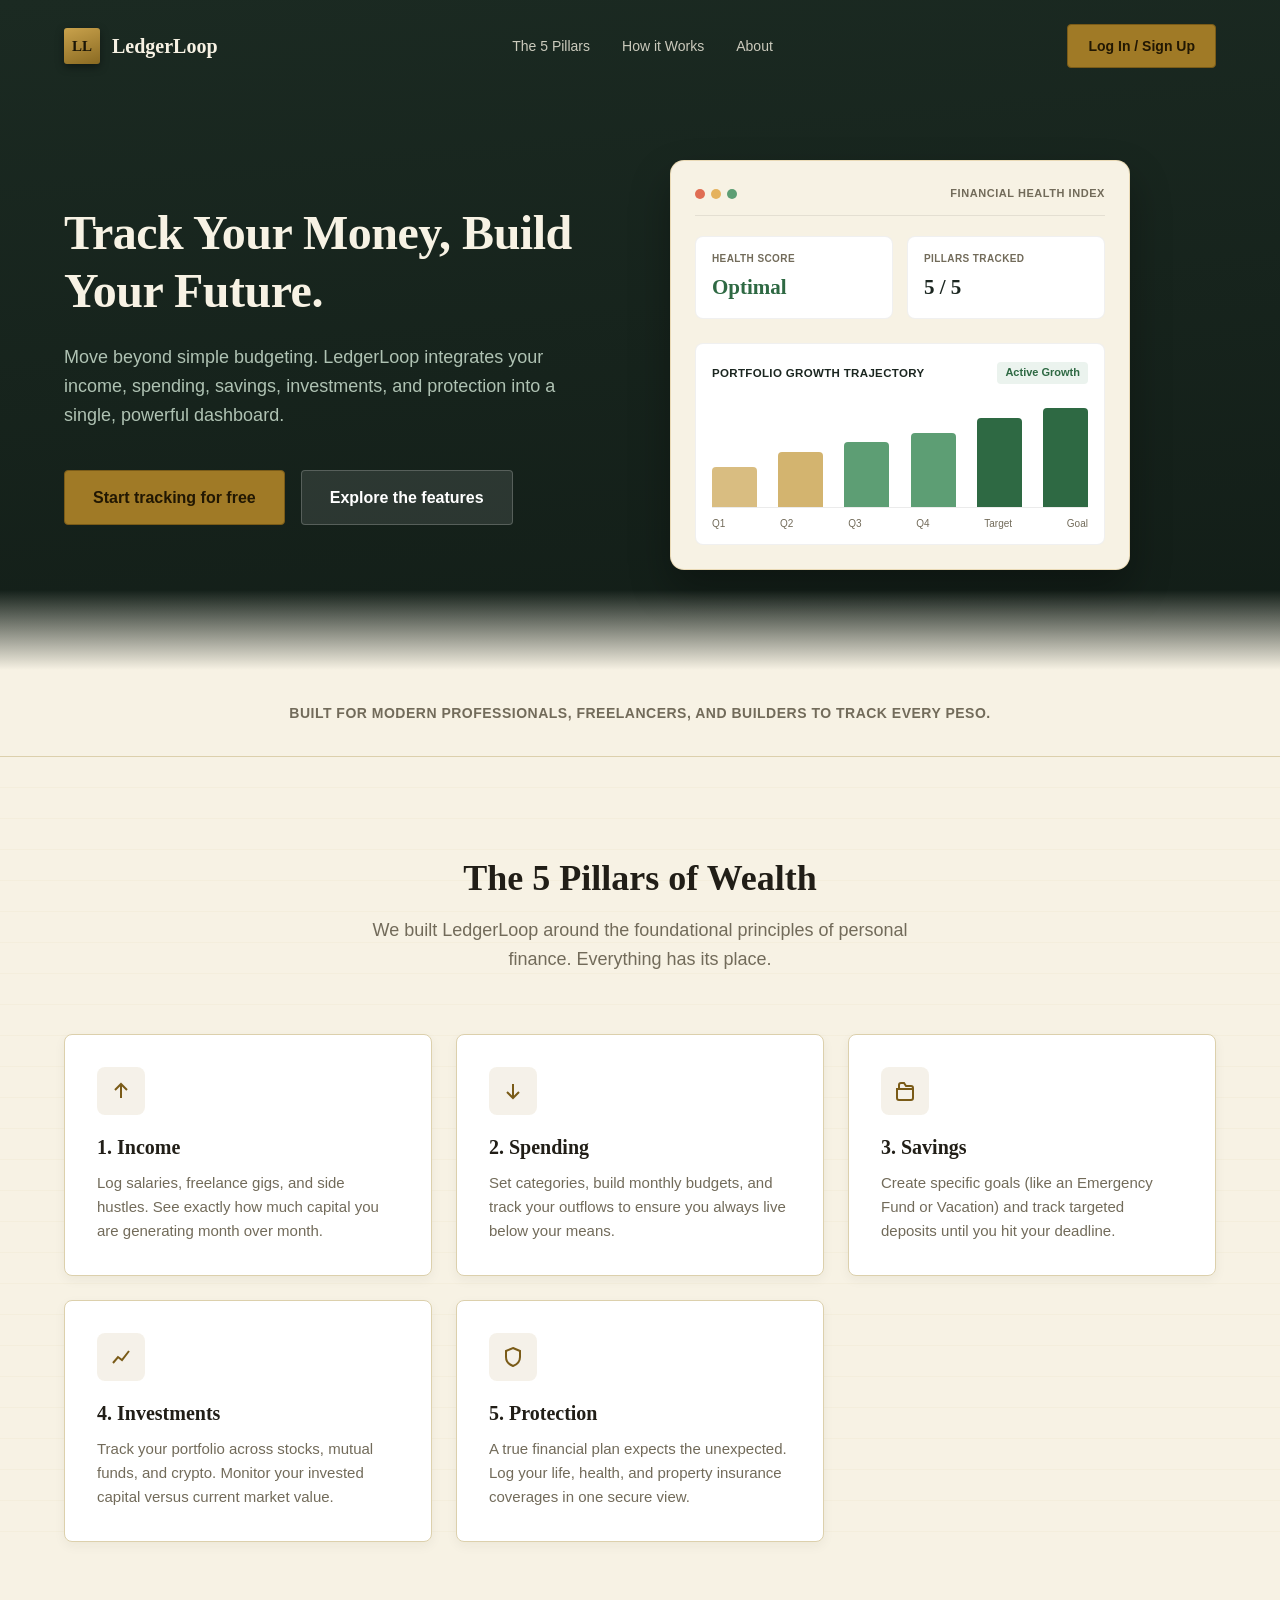
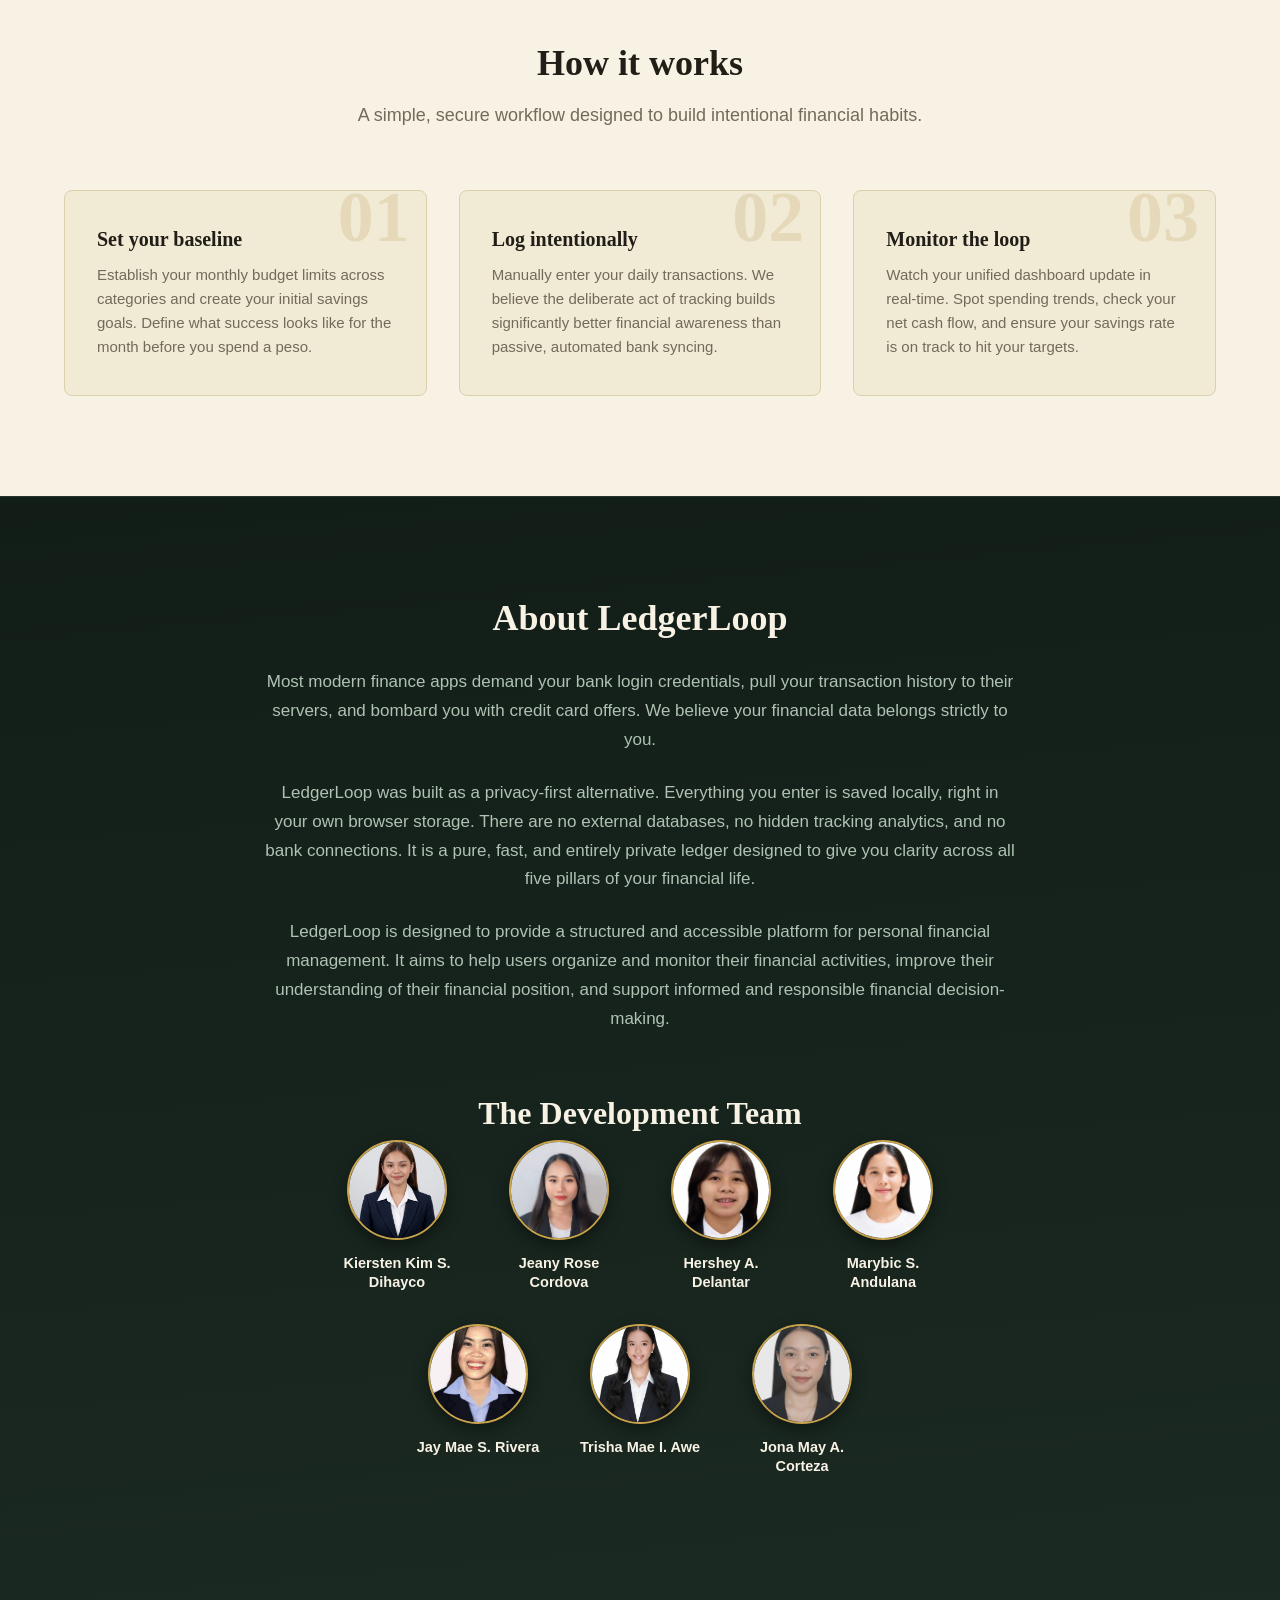
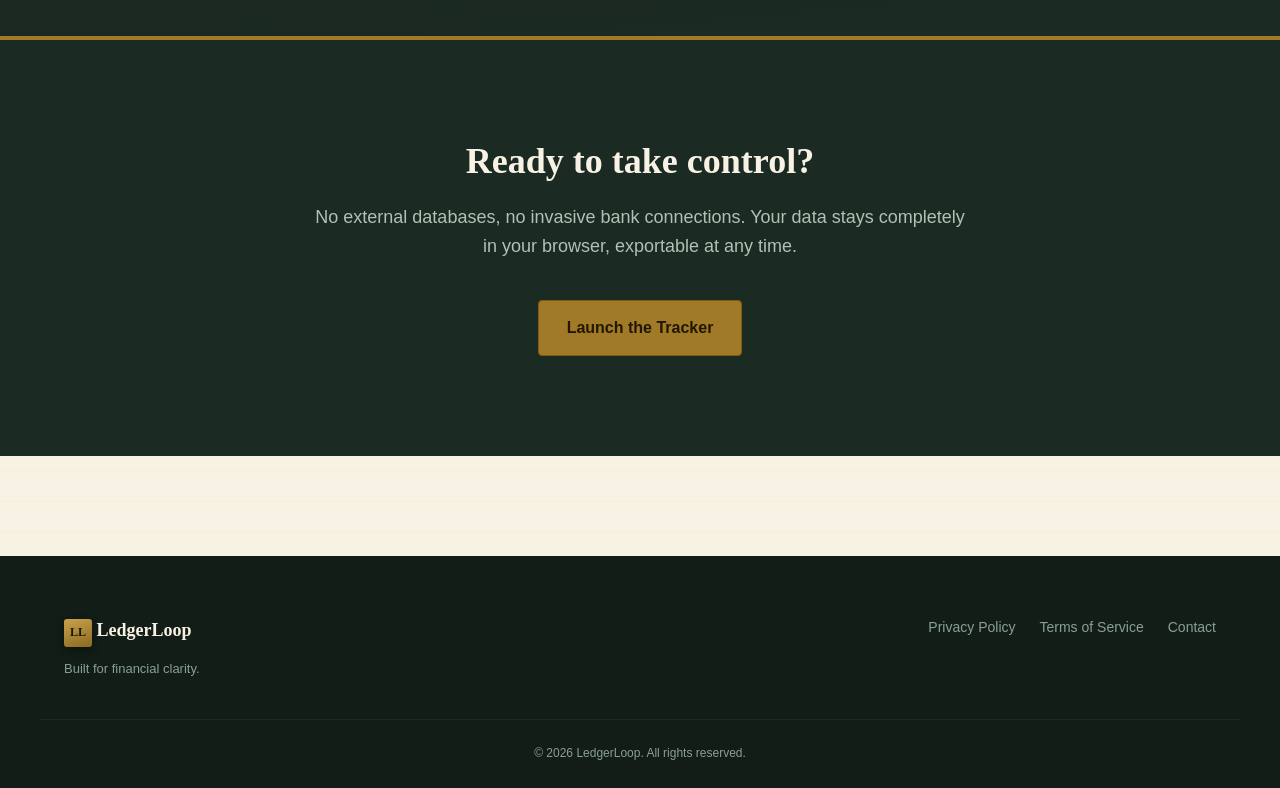
<file: index.html>
<!DOCTYPE html>
<html lang="en">
<head>
  <meta charset="UTF-8">
  <meta name="viewport" content="width=device-width, initial-scale=1.0">
  <title>LedgerLoop — Master Your Financial Pillars</title>
  <link rel="stylesheet" href="landing.css">
</head>
<body>

  <!-- ================= NAVIGATION ================= -->
<!-- ================= NAVIGATION ================= -->
  <header class="navbar">
    <div class="container nav-container">
      <div class="brand">
        <div class="mark">LL</div>
        <span class="brand-text">LedgerLoop</span>
      </div>
      
      <!-- Hamburger Menu Button (Mobile Only) -->
      <button class="mobile-toggle" id="mobile-toggle" aria-label="Toggle Menu">
        <svg viewBox="0 0 24 24" width="28" height="28" stroke="currentColor" stroke-width="2" fill="none" stroke-linecap="round" stroke-linejoin="round"><line x1="3" y1="12" x2="21" y2="12"></line><line x1="3" y1="6" x2="21" y2="6"></line><line x1="3" y1="18" x2="21" y2="18"></line></svg>
      </button>

      <nav class="nav-links" id="nav-links">
        <a href="#features">The 5 Pillars</a>
        <a href="#how-it-works">How it Works</a>
        <a href="#about">About</a>
        <a href="app.html" class="btn primary mobile-only">Launch App</a>
      </nav>
      
      <div class="nav-actions desktop-only">
        <a href="login.html" class="btn primary">Log In / Sign Up</a>
      </div>
    </div>
  </header>

  <main>
    <!-- ================= HERO SECTION ================= -->
    <section class="hero">
      <div class="container hero-container">
        <div class="hero-content">
          <h1>Track Your Money, Build Your Future.</h1>
          <p class="hero-sub">
            Move beyond simple budgeting. LedgerLoop integrates your income, spending, savings, investments, and protection into a single, powerful dashboard.
          </p>
          <div class="hero-buttons">
            <a href="app.html" class="btn primary large">Start tracking for free</a>
            <a href="#features" class="btn secondary large">Explore the features</a>
          </div>
        </div>
      <div class="hero-visual" style="transform: none !important;">
          <div style="background: #F7F2E4; border-radius: 14px; padding: 24px; color: #1B2620; width: 100%; max-width: 460px; box-shadow: 0 20px 40px rgba(0,0,0,0.3); border: 1px solid rgba(201,162,76,0.3); font-family: var(--sans, sans-serif);">
            
            <!-- Window Header -->
            <div style="display: flex; align-items: center; justify-content: space-between; margin-bottom: 20px; border-bottom: 1px solid rgba(0,0,0,0.08); padding-bottom: 12px;">
              <div style="display: flex; gap: 6px;">
                <span style="width: 10px; height: 10px; border-radius: 50%; background: #E06D53; display: inline-block;"></span>
                <span style="width: 10px; height: 10px; border-radius: 50%; background: #E5B25D; display: inline-block;"></span>
                <span style="width: 10px; height: 10px; border-radius: 50%; background: #5D9E74; display: inline-block;"></span>
              </div>
              <span style="font-size: 11px; font-weight: 600; letter-spacing: 0.05em; text-transform: uppercase; color: #726B5A;">Financial Health Index</span>
            </div>

            <!-- Top Indicator Cards (Ratios & Health instead of cash) -->
            <div style="display: grid; grid-template-columns: 1fr 1fr; gap: 14px; margin-bottom: 24px;">
              <div style="background: #FFFFFF; padding: 14px 16px; border-radius: 8px; border: 1px solid rgba(0,0,0,0.06);">
                <div style="font-size: 10px; font-weight: 600; color: #726B5A; text-transform: uppercase; letter-spacing: 0.04em; margin-bottom: 4px;">Health Score</div>
                <div style="font-family: var(--serif, serif); font-size: 21px; font-weight: bold; color: #2E6943;">Optimal</div>
              </div>
              <div style="background: #FFFFFF; padding: 14px 16px; border-radius: 8px; border: 1px solid rgba(0,0,0,0.06);">
                <div style="font-size: 10px; font-weight: 600; color: #726B5A; text-transform: uppercase; letter-spacing: 0.04em; margin-bottom: 4px;">Pillars Tracked</div>
                <div style="font-family: var(--serif, serif); font-size: 21px; font-weight: bold; color: #1B2620;">5 / 5</div>
              </div>
            </div>

            <!-- Rising Progress / Allocation Chart -->
            <div style="background: #FFFFFF; border-radius: 8px; padding: 18px 16px 12px 16px; border: 1px solid rgba(0,0,0,0.06);">
              <div style="display: flex; justify-content: space-between; align-items: center; margin-bottom: 14px;">
                <span style="font-size: 11.5px; font-weight: 600; color: #1B2620; text-transform: uppercase; letter-spacing: 0.03em;">Portfolio Growth Trajectory</span>
                <span style="font-size: 11px; font-weight: 600; color: #2E6943; background: rgba(93,158,116,0.12); padding: 2px 8px; border-radius: 4px;">Active Growth</span>
              </div>
              
              <!-- Rising bar graph without monetary currency -->
              <div style="display: flex; align-items: flex-end; justify-content: space-between; height: 110px; padding-top: 10px; border-bottom: 1px solid rgba(0,0,0,0.08);">
                <div style="width: 12%; background: #C9A24C; height: 40%; border-radius: 4px 4px 0 0; opacity: 0.7;"></div>
                <div style="width: 12%; background: #C9A24C; height: 55%; border-radius: 4px 4px 0 0; opacity: 0.8;"></div>
                <div style="width: 12%; background: #5D9E74; height: 65%; border-radius: 4px 4px 0 0;"></div>
                <div style="width: 12%; background: #5D9E74; height: 75%; border-radius: 4px 4px 0 0;"></div>
                <div style="width: 12%; background: #2E6943; height: 90%; border-radius: 4px 4px 0 0;"></div>
                <div style="width: 12%; background: #2E6943; height: 100%; border-radius: 4px 4px 0 0;"></div>
              </div>

              <!-- General timeline labels -->
              <div style="display: flex; justify-content: space-between; margin-top: 8px; font-size: 10px; color: #726B5A; font-weight: 500;">
                <span>Q1</span><span>Q2</span><span>Q3</span><span>Q4</span><span>Target</span><span>Goal</span>
              </div>
            </div>

          </div>
        </div>
      </div>
    </section>

    <!-- ================= SOCIAL PROOF ================= -->
    <section class="trusted-by">
      <div class="container">
        <p>Built for modern professionals, freelancers, and builders to track every peso.</p>
      </div>
    </section>

    <!-- ================= THE 5 PILLARS ================= -->
    <section class="features" id="features">
      <div class="container">
        <div class="section-head">
          <h2>The 5 Pillars of Wealth</h2>
          <p>We built LedgerLoop around the foundational principles of personal finance. Everything has its place.</p>
        </div>

        <div class="pillar-grid">
          <!-- Pillar 1 -->
          <div class="pillar-card">
            <div class="pillar-icon">
              <svg viewBox="0 0 24 24" fill="none" stroke="currentColor" stroke-width="2"><path d="M12 19V5M6 11l6-6 6 6"/></svg>
            </div>
            <h3>1. Income</h3>
            <p>Log salaries, freelance gigs, and side hustles. See exactly how much capital you are generating month over month.</p>
          </div>
          <!-- Pillar 2 -->
          <div class="pillar-card">
            <div class="pillar-icon">
              <svg viewBox="0 0 24 24" fill="none" stroke="currentColor" stroke-width="2"><path d="M12 5v14M6 13l6 6 6-6"/></svg>
            </div>
            <h3>2. Spending</h3>
            <p>Set categories, build monthly budgets, and track your outflows to ensure you always live below your means.</p>
          </div>
          <!-- Pillar 3 -->
          <div class="pillar-card">
            <div class="pillar-icon">
              <svg viewBox="0 0 24 24" fill="none" stroke="currentColor" stroke-width="2"><path d="M3 10h18M6 10V6a2 2 0 0 1 2-2h3l2 3h5a2 2 0 0 1 2 2v10a2 2 0 0 1-2 2H6a2 2 0 0 1-2-2v-9z"/></svg>
            </div>
            <h3>3. Savings</h3>
            <p>Create specific goals (like an Emergency Fund or Vacation) and track targeted deposits until you hit your deadline.</p>
          </div>
          <!-- Pillar 4 -->
          <div class="pillar-card">
            <div class="pillar-icon">
              <svg viewBox="0 0 24 24" fill="none" stroke="currentColor" stroke-width="2"><path d="M4 18l5-6 4 3 7-9"/></svg>
            </div>
            <h3>4. Investments</h3>
            <p>Track your portfolio across stocks, mutual funds, and crypto. Monitor your invested capital versus current market value.</p>
          </div>
          <!-- Pillar 5 -->
          <div class="pillar-card">
            <div class="pillar-icon">
              <svg viewBox="0 0 24 24" fill="none" stroke="currentColor" stroke-width="2"><path d="M12 3l7 3v6c0 4.5-3 7.5-7 9-4-1.5-7-4.5-7-9V6l7-3z"/></svg>
            </div>
            <h3>5. Protection</h3>
            <p>A true financial plan expects the unexpected. Log your life, health, and property insurance coverages in one secure view.</p>
          </div>
        </div>
      </div>
      

      <!-- ================= HOW IT WORKS ================= -->
    <section class="how-it-works" id="how-it-works">
      <div class="container">
        <div class="section-head">
          <h2>How it works</h2>
          <p>A simple, secure workflow designed to build intentional financial habits.</p>
        </div>
        <div class="steps-grid">
          <div class="step-card">
            <div class="step-num">01</div>
            <h3>Set your baseline</h3>
            <p>Establish your monthly budget limits across categories and create your initial savings goals. Define what success looks like for the month before you spend a peso.</p>
          </div>
          <div class="step-card">
            <div class="step-num">02</div>
            <h3>Log intentionally</h3>
            <p>Manually enter your daily transactions. We believe the deliberate act of tracking builds significantly better financial awareness than passive, automated bank syncing.</p>
          </div>
          <div class="step-card">
            <div class="step-num">03</div>
            <h3>Monitor the loop</h3>
            <p>Watch your unified dashboard update in real-time. Spot spending trends, check your net cash flow, and ensure your savings rate is on track to hit your targets.</p>
          </div>
        </div>
      </div>
    </section>

    <!-- ================= ABOUT ================= -->
    <section class="about" id="about">
      <div class="container about-container">
        <div class="about-content">
          <h2>About LedgerLoop</h2>
          <p>Most modern finance apps demand your bank login credentials, pull your transaction history to their servers, and bombard you with credit card offers. We believe your financial data belongs strictly to you.</p>
          <p>LedgerLoop was built as a privacy-first alternative. Everything you enter is saved locally, right in your own browser storage. There are no external databases, no hidden tracking analytics, and no bank connections. It is a pure, fast, and entirely private ledger designed to give you clarity across all five pillars of your financial life.</p>
          <p>LedgerLoop is designed to provide a structured and accessible platform for personal financial management. It aims to help users organize and monitor their financial activities, improve their understanding of their financial position, and support informed and responsible financial decision-making.</p>
        </div>
      </div>
      <!-- About Section Team Showcase -->

<div style="max-width: 900px; margin: 60px auto; padding: 0 24px; text-align: center;">
    <h3 style="font-family: var(--serif); font-size: 32px; margin-bottom: 8px; color: #F7F2E4;">The Development Team</h3>
    
    
    <!-- Top Row: Members 1 to 4 -->
    <div style="display: flex; flex-wrap: wrap; justify-content: center; gap: 32px; margin-bottom: 32px;">
      
      <!-- Member 1 -->
      <div style="display: flex; flex-direction: column; align-items: center; width: 130px;">
        <div style="width: 100px; height: 100px; border-radius: 50%; overflow: hidden; display: flex; align-items: center; justify-content: center; background: #1b2620; border: 2px solid #C9A24C; margin-bottom: 14px; box-shadow: 0 6px 16px rgba(0,0,0,0.4);">
          <img src="image1.jpg" alt="Member 1" style="width: 100px; height: 100px; object-fit: cover;" onerror="this.style.display='none'; this.parentNode.textContent='M1';">
        </div>
        <div style="font-size: 14.5px; font-weight: 600; color: #F7F2E4; line-height: 1.3;">Kiersten Kim S. Dihayco</div>
       
      </div>

      <!-- Member 2 -->
      <div style="display: flex; flex-direction: column; align-items: center; width: 130px;">
        <div style="width: 100px; height: 100px; border-radius: 50%; overflow: hidden; display: flex; align-items: center; justify-content: center; background: #1b2620; border: 2px solid #C9A24C; margin-bottom: 14px; box-shadow: 0 6px 16px rgba(0,0,0,0.4);">
          <img src="image2.jpg" alt="Member 2" style="width: 100px; height: 100px; object-fit: cover;" onerror="this.style.display='none'; this.parentNode.textContent='M2';">
        </div>
        <div style="font-size: 14.5px; font-weight: 600; color: #F7F2E4; line-height: 1.3;">Jeany Rose Cordova</div>
        
      </div>

      <!-- Member 3 -->
      <div style="display: flex; flex-direction: column; align-items: center; width: 130px;">
        <div style="width: 100px; height: 100px; border-radius: 50%; overflow: hidden; display: flex; align-items: center; justify-content: center; background: #1b2620; border: 2px solid #C9A24C; margin-bottom: 14px; box-shadow: 0 6px 16px rgba(0,0,0,0.4);">
          <img src="image3.jpg" alt="Member 3" style="width: 100px; height: 100px; object-fit: cover;" onerror="this.style.display='none'; this.parentNode.textContent='M3';">
        </div>
        <div style="font-size: 14.5px; font-weight: 600; color: #F7F2E4; line-height: 1.3;">Hershey A. Delantar</div>
        
      </div>

      <!-- Member 4 -->
      <div style="display: flex; flex-direction: column; align-items: center; width: 130px;">
        <div style="width: 100px; height: 100px; border-radius: 50%; overflow: hidden; display: flex; align-items: center; justify-content: center; background: #1b2620; border: 2px solid #C9A24C; margin-bottom: 14px; box-shadow: 0 6px 16px rgba(0,0,0,0.4);">
          <img src="image4.jpg" alt="Member 4" style="width: 100px; height: 100px; object-fit: cover;" onerror="this.style.display='none'; this.parentNode.textContent='M4';">
        </div>
        <div style="font-size: 14.5px; font-weight: 600; color: #F7F2E4; line-height: 1.3;">Marybic S. Andulana</div>
        
      </div>

    </div>

    <!-- Bottom Row: Members 5 to 7 -->
    <div style="display: flex; flex-wrap: wrap; justify-content: center; gap: 32px;">
      
      <!-- Member 5 -->
      <div style="display: flex; flex-direction: column; align-items: center; width: 130px;">
        <div style="width: 100px; height: 100px; border-radius: 50%; overflow: hidden; display: flex; align-items: center; justify-content: center; background: #1b2620; border: 2px solid #C9A24C; margin-bottom: 14px; box-shadow: 0 6px 16px rgba(0,0,0,0.4);">
          <img src="image5.jpg" alt="Member 5" style="width: 100px; height: 100px; object-fit: cover;" onerror="this.style.display='none'; this.parentNode.textContent='M5';">
        </div>
        <div style="font-size: 14.5px; font-weight: 600; color: #F7F2E4; line-height: 1.3;">Jay Mae S. Rivera</div>
        
      </div>

      <!-- Member 6 -->
      <div style="display: flex; flex-direction: column; align-items: center; width: 130px;">
        <div style="width: 100px; height: 100px; border-radius: 50%; overflow: hidden; display: flex; align-items: center; justify-content: center; background: #1b2620; border: 2px solid #C9A24C; margin-bottom: 14px; box-shadow: 0 6px 16px rgba(0,0,0,0.4);">
          <img src="image6.jpg" alt="Member 6" style="width: 100px; height: 100px; object-fit: cover;" onerror="this.style.display='none'; this.parentNode.textContent='M6';">
        </div>
        <div style="font-size: 14.5px; font-weight: 600; color: #F7F2E4; line-height: 1.3;">Trisha Mae I. Awe</div>
        
      </div>

      <!-- Member 7 -->
      <div style="display: flex; flex-direction: column; align-items: center; width: 130px;">
        <div style="width: 100px; height: 100px; border-radius: 50%; overflow: hidden; display: flex; align-items: center; justify-content: center; background: #1b2620; border: 2px solid #C9A24C; margin-bottom: 14px; box-shadow: 0 6px 16px rgba(0,0,0,0.4);">
          <img src="image7.jpg" alt="Member 7" style="width: 100px; height: 100px; object-fit: cover;" onerror="this.style.display='none'; this.parentNode.textContent='M7';">
        </div>
        <div style="font-size: 14.5px; font-weight: 600; color: #F7F2E4; line-height: 1.3;">Jona May A. Corteza</div>
  
      </div>

    </div>
  </div>
      
    </section>

    <!-- ================= CTA SECTION ================= -->
    <section class="cta-section">
      <div class="container cta-container">
        <h2>Ready to take control?</h2>
        <p>No external databases, no invasive bank connections. Your data stays completely in your browser, exportable at any time.</p>
        <a href="app.html" class="btn primary large">Launch the Tracker</a>
      </div>
    </section>
  </main>

  <!-- ================= FOOTER ================= -->
  <footer>
    <div class="container footer-container">
      <div class="footer-brand">
        <div class="mark small">LL</div>
        <span class="brand-text">LedgerLoop</span>
        <p class="footer-note">Built for financial clarity.</p>
      </div>
      <div class="footer-links">
        <a href="#">Privacy Policy</a>
        <a href="#">Terms of Service</a>
        <a href="#">Contact</a>
      </div>
    </div>
    <div class="container footer-bottom">
      <p>&copy; 2026 LedgerLoop. All rights reserved.</p>
    </div>
  </footer>

<script>
    // Mobile menu toggle
    const toggle = document.getElementById('mobile-toggle');
    const nav = document.getElementById('nav-links');
    
    toggle.addEventListener('click', () => {
      nav.classList.toggle('active');
    });
    
    // Close mobile menu when a link is clicked
    nav.querySelectorAll('a').forEach(link => {
      link.addEventListener('click', () => {
        nav.classList.remove('active');
      });
    });
  </script>
 <script>
    document.addEventListener("DOMContentLoaded", () => {
      // 1. Check if a user is currently logged in
      const sessionUser = localStorage.getItem("ledgerloop_session");

      if (sessionUser) {
        // 2. Change the main hero headline to welcome the user
        const mainTitle = document.querySelector("h1");
        if (mainTitle) {
          mainTitle.innerHTML = `Welcome back, <span style="color: #C9A24C;">${sessionUser}</span>!`;
          
          const subText = mainTitle.nextElementSibling;
          if (subText && subText.tagName === "P") {
            subText.textContent = "Your financial dashboard is ready. Continue tracking your income, spending, savings, investments, and protection.";
          }
        }

        // 3. Update login links and inject a Logout button
        const loginLinks = document.querySelectorAll('a[href="login.html"]');
        loginLinks.forEach(link => {
          link.href = "app.html";
          
          if (link.textContent.includes("Log In") || link.textContent.includes("Sign Up")) {
            link.textContent = "Go to Dashboard";
            
            // Create the Logout button
            const logoutBtn = document.createElement("a");
            logoutBtn.href = "#";
            logoutBtn.textContent = "Log Out";
            logoutBtn.className = link.className; // Copy existing button classes
            
            // Apply secondary styling so it doesn't clash with the main button
            logoutBtn.style.background = "transparent";
            logoutBtn.style.color = "#F7F2E4";
            logoutBtn.style.border = "1px solid rgba(255,255,255,0.2)";
            logoutBtn.style.marginLeft = "12px";
            
            // Log out logic
            logoutBtn.addEventListener("click", (e) => {
              e.preventDefault();
              localStorage.removeItem("ledgerloop_session");
              window.location.reload(); // Refresh to reset the homepage
            });

            // Insert it right next to the Go to Dashboard button
            link.parentNode.insertBefore(logoutBtn, link.nextSibling);
            
          } else if (link.textContent.includes("Start tracking")) {
            link.textContent = "Open Dashboard";
          }
        });
      }
    });
  </script>
</body>
</html>
</file>
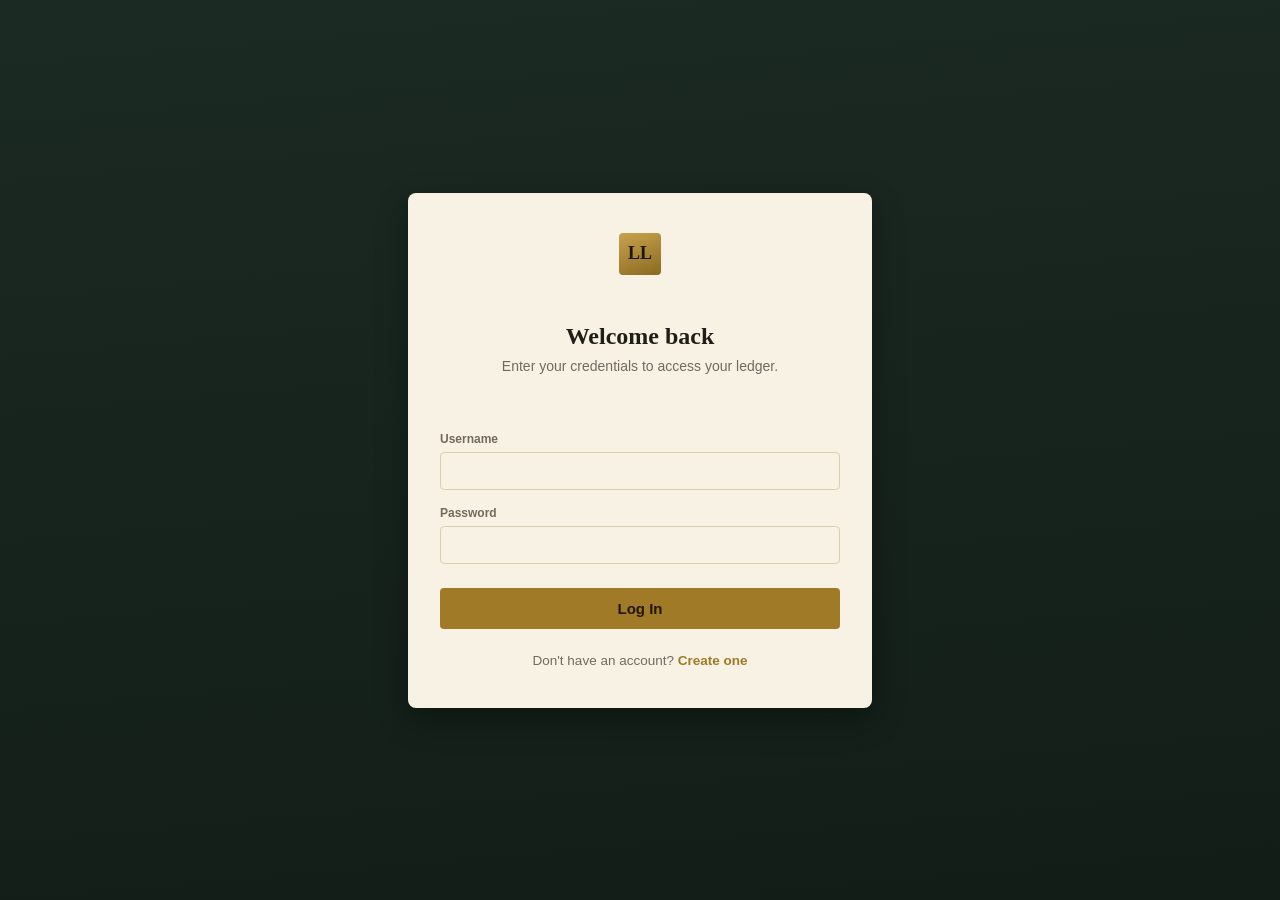
<file: login.html>
<!DOCTYPE html>
<html lang="en">
<head>
  <meta charset="UTF-8">
  <meta name="viewport" content="width=device-width, initial-scale=1.0">
  <title>Log in — LedgerLoop</title>
  <style>
    :root {
      --desk: #1B2A22; --desk-2: #121D17; --paper: #F7F2E4; --paper-2: #F1EAD5;
      --ink: #211E17; --ink-soft: #726B5A; --rule: #DCD0AC; --brass: #A07A26;
      --sans: -apple-system, BlinkMacSystemFont, "Segoe UI", Roboto, sans-serif;
      --serif: Georgia, serif;
    }
    body { margin: 0; padding: 0; font-family: var(--sans); background: linear-gradient(175deg, var(--desk) 0%, var(--desk-2) 100%); color: #F7F2E4; display: flex; align-items: center; justify-content: center; min-height: 100vh; }
    .auth-card { background: var(--paper); color: var(--ink); width: 100%; max-width: 400px; border-radius: 8px; padding: 40px 32px; box-shadow: 0 12px 32px rgba(0,0,0,0.3); }
    .brand { text-align: center; margin-bottom: 32px; }
    .mark { display: inline-flex; align-items: center; justify-content: center; width: 42px; height: 42px; border-radius: 4px; background: linear-gradient(160deg, #C9A24C, #8A6A22); font-family: var(--serif); font-weight: 700; font-size: 18px; color: #1B1607; margin-bottom: 16px; }
    .auth-card h2 { margin: 0 0 8px 0; font-family: var(--serif); font-size: 24px; text-align: center; }
    .auth-card p.sub { color: var(--ink-soft); font-size: 14px; text-align: center; margin: 0 0 24px 0; }
    .field { display: flex; flex-direction: column; gap: 6px; margin-bottom: 16px; }
    .field label { font-size: 12px; font-weight: 600; color: var(--ink-soft); }
    .field input { padding: 10px 12px; border: 1px solid var(--rule); border-radius: 4px; font-size: 14px; background: var(--paper); color: var(--ink); }
    .field input:focus { outline: 2px solid var(--brass); outline-offset: 1px; border-color: transparent; }
    .btn { width: 100%; padding: 12px; background: var(--brass); color: #211703; border: none; border-radius: 4px; font-size: 15px; font-weight: 600; cursor: pointer; margin-top: 8px; transition: background 0.2s; }
    .btn:hover { background: #B78D33; }
    .toggle-text { text-align: center; margin-top: 24px; font-size: 13.5px; color: var(--ink-soft); }
    .toggle-text a { color: var(--brass); font-weight: 600; text-decoration: none; cursor: pointer; }
    .toggle-text a:hover { text-decoration: underline; }
    .error-msg { color: #D9534F; font-size: 13px; text-align: center; margin-bottom: 16px; min-height: 18px; font-weight: 500; }
    #view-register { display: none; }
  </style>
</head>
<body>

  <div class="auth-card">
    <div class="brand"><div class="mark">LL</div></div>
    
    <!-- Login View -->
    <div id="view-login">
      <h2>Welcome back</h2>
      <p class="sub">Enter your credentials to access your ledger.</p>
      <div class="error-msg" id="login-error"></div>
      <form id="form-login">
        <div class="field"><label>Username</label><input type="text" id="login-user" required></div>
        <div class="field"><label>Password</label><input type="password" id="login-pass" required></div>
        <button type="submit" class="btn">Log In</button>
      </form>
      <div class="toggle-text">Don't have an account? <a onclick="toggleView('register')">Create one</a></div>
    </div>

    <!-- Register View -->
    <div id="view-register">
      <h2>Create an account</h2>
      <p class="sub">Start tracking your 5 financial pillars.</p>
      <div class="error-msg" id="register-error"></div>
      <form id="form-register">
        <div class="field"><label>Full Name</label><input type="text" id="reg-name" placeholder="e.g. B. Lowel Jay Arnaiz" required></div>
        <div class="field"><label>Username</label><input type="text" id="reg-user" required></div>
        <div class="field"><label>Password</label><input type="password" id="reg-pass" required></div>
        <button type="submit" class="btn">Create Account</button>
      </form>
      <div class="toggle-text">Already have an account? <a onclick="toggleView('login')">Log in</a></div>
    </div>
  </div>

<script>
    function toggleView(view) {
      document.getElementById('view-login').style.display = view === 'login' ? 'block' : 'none';
      document.getElementById('view-register').style.display = view === 'register' ? 'block' : 'none';
      document.getElementById('login-error').textContent = '';
      document.getElementById('register-error').textContent = '';
    }

    // Load users from storage or initialize empty array
    let users = JSON.parse(localStorage.getItem('ledgerloop_users')) || [];

    document.getElementById('form-register').addEventListener('submit', (e) => {
      e.preventDefault();
      const name = document.getElementById('reg-name').value.trim(); // Capture Full Name
      const user = document.getElementById('reg-user').value.trim();
      const pass = document.getElementById('reg-pass').value.trim();
      
      if (users.find(u => u.username === user)) {
        document.getElementById('register-error').textContent = 'Username is already taken.';
        return;
      }
      
      // Save name alongside username and password
      users.push({ name: name, username: user, password: pass });
      localStorage.setItem('ledgerloop_users', JSON.stringify(users));
      
      // Auto-login and save details for the Settings tab
      localStorage.setItem('ledgerloop_session', user);
      localStorage.setItem('ledgerloop_user_name', name); 
      
      // Redirect to the main app, not index
      window.location.href = 'app.html';
    });

    document.getElementById('form-login').addEventListener('submit', (e) => {
      e.preventDefault();
      const user = document.getElementById('login-user').value.trim();
      const pass = document.getElementById('login-pass').value.trim();
      
      const foundUser = users.find(u => u.username === user && u.password === pass);
      
      if (foundUser) {
        // Log in and set session details
        localStorage.setItem('ledgerloop_session', user);
        localStorage.setItem('ledgerloop_user_name', foundUser.name || user);
        
        // Redirect to the main app, not index
        window.location.href = 'app.html';
      } else {
        document.getElementById('login-error').textContent = 'Invalid username or password.';
      }
    });
  </script>
</body>
</html>
</file>
<file: landing.css>
:root {
  --desk: #1B2A22;
  --desk-2: #121D17;
  --paper: #F7F2E4;
  --paper-2: #F1EAD5;
  --ink: #211E17;
  --ink-soft: #726B5A;
  --rule: #DCD0AC;
  --green: #2F6B4E;
  --brass: #A07A26;
  --brass-dark: #7A5B18;
  --navy: #2C3D50;
  --radius: 8px;
  --shadow: 0 4px 12px rgba(0,0,0,0.08), 0 12px 32px rgba(0,0,0,0.12);
  --serif: Georgia, "Iowan Old Style", "Palatino Linotype", serif;
  --sans: -apple-system, BlinkMacSystemFont, "Segoe UI", Roboto, "Helvetica Neue", Arial, sans-serif;
}

* {
  box-sizing: border-box;
  margin: 0;
  padding: 0;
}

body {
  font-family: var(--sans);
  background-color: var(--paper);
  color: var(--ink);
  -webkit-font-smoothing: antialiased;
  line-height: 1.6;
}

a {
  text-decoration: none;
  color: inherit;
  transition: color 0.2s ease;
}

.container {
  max-width: 1200px;
  margin: 0 auto;
  padding: 0 24px;
}

/* ---------- Typography & Buttons ---------- */
h1, h2, h3 {
  font-family: var(--serif);
  font-weight: 700;
  line-height: 1.2;
}

.btn {
  display: inline-flex;
  align-items: center;
  justify-content: center;
  padding: 10px 20px;
  border-radius: 4px;
  font-size: 14px;
  font-weight: 600;
  cursor: pointer;
  transition: all 0.2s ease;
  border: 1px solid transparent;
}

.btn.primary {
  background: var(--brass);
  color: #211703;
  border-color: var(--brass-dark);
}

.btn.primary:hover {
  background: #B78D33;
  transform: translateY(-1px);
}

.btn.secondary {
  background: rgba(255,255,255,0.1);
  color: #fff;
  border: 1px solid rgba(255,255,255,0.2);
}

.btn.secondary:hover {
  background: rgba(255,255,255,0.15);
  border-color: rgba(255,255,255,0.3);
}

.btn.large {
  padding: 14px 28px;
  font-size: 16px;
}

/* ---------- Navbar ---------- */
.navbar {
  position: absolute;
  top: 0;
  left: 0;
  width: 100%;
  z-index: 100;
  padding: 24px 0;
}

.nav-container {
  display: flex;
  justify-content: space-between;
  align-items: center;
}

.brand {
  display: flex;
  align-items: center;
  gap: 12px;
}

.mark {
  display: inline-flex;
  align-items: center;
  justify-content: center;
  width: 36px;
  height: 36px;
  border-radius: 3px;
  background: linear-gradient(160deg, #C9A24C, #8A6A22);
  font-family: var(--serif);
  font-weight: 700;
  font-size: 15px;
  color: #1B1607;
  box-shadow: 0 3px 8px rgba(0,0,0,0.4);
}

.mark.small {
  width: 28px;
  height: 28px;
  font-size: 12px;
}

.brand-text {
  font-family: var(--serif);
  font-size: 20px;
  font-weight: 700;
  color: #F7F2E4;
}

.nav-links {
  display: flex;
  gap: 32px;
}

.nav-links a {
  color: rgba(247, 242, 228, 0.8);
  font-size: 14px;
  font-weight: 500;
}

.nav-links a:hover {
  color: #fff;
}


/* ---------- Mobile Navigation & Responsiveness ---------- */
.mobile-toggle {
  display: none;
  background: transparent;
  border: none;
  color: #F7F2E4;
  cursor: pointer;
  padding: 8px;
}

.mobile-only { 
  display: none !important; 
}

@media screen and (max-width: 768px) {
  .desktop-only { 
    display: none !important; 
  }
  
  .mobile-toggle { 
    display: block; 
    z-index: 999; 
  }
  
  /* The Slide-in Mobile Menu */
  .nav-links {
    position: fixed !important;
    top: 0 !important;
    right: -100% !important; /* Hides menu off-screen initially */
    width: 280px !important;
    height: 100vh !important;
    background: #121D17 !important; /* Forces dark background */
    display: flex !important;
    flex-direction: column !important;
    justify-content: flex-start !important;
    padding: 90px 30px 30px 30px !important;
    transition: right 0.3s ease-in-out !important;
    box-shadow: -10px 0 30px rgba(0,0,0,0.8) !important;
    z-index: 998 !important;
  }
  
  /* When the menu is open */
  .nav-links.active {
    right: 0 !important;
  }
  
  /* Styling the text links in the mobile menu */
  .nav-links a {
    display: block !important;
    font-size: 20px !important;
    font-weight: 600 !important;
    color: #F7F2E4 !important;
    padding: 18px 0 !important;
    border-bottom: 1px solid rgba(255,255,255,0.1) !important;
    text-align: left !important;
  }
  
  /* The Launch App button inside mobile menu */
  .nav-links a.mobile-only { 
    display: inline-flex !important; 
    margin-top: 30px !important; 
    justify-content: center !important;
    border: none !important;
    background: #A07A26 !important;
    color: #1B1607 !important;
    border-radius: 6px !important;
  }

  /* Scale down massive text for smaller screens */
  .hero { padding: 120px 0 60px 0; }
  .hero-content h1 { font-size: 34px; }
  .hero-sub { font-size: 16px; margin-bottom: 30px; }
  
  .features, .how-it-works, .about, .cta-section { padding: 60px 0; }
  .section-head h2, .cta-section h2, .about-content h2 { font-size: 28px; }
  
  .mockup-stat-row { flex-direction: column; gap: 8px; }
  
  .footer-container {
    flex-direction: column;
    gap: 24px;
    text-align: center;
    align-items: center;
  }
}
/* ---------- Hero Section ---------- */
.hero {
  background: linear-gradient(175deg, var(--desk) 0%, var(--desk-2) 100%);
  color: #F7F2E4;
  padding: 160px 0 100px 0;
  position: relative;
  overflow: hidden;
}

.hero::after {
  content: "";
  position: absolute;
  bottom: 0;
  left: 0;
  right: 0;
  height: 80px;
  background: linear-gradient(to bottom, transparent, var(--paper));
}

.hero-container {
  display: grid;
  grid-template-columns: 1fr 1fr;
  gap: 60px;
  align-items: center;
}

.hero-content h1 {
  font-size: 48px;
  margin-bottom: 24px;
  letter-spacing: -0.5px;
}

.hero-sub {
  font-size: 18px;
  color: #AFC2B3;
  margin-bottom: 40px;
  max-width: 90%;
}

.hero-buttons {
  display: flex;
  gap: 16px;
  flex-wrap: wrap;
}

@media (max-width: 992px) {
  .hero-container {
    grid-template-columns: 1fr;
    text-align: center;
  }
  .hero-sub { margin: 0 auto 40px auto; }
  .hero-buttons { justify-content: center; }
  .navbar .brand-text { color: #F7F2E4; }
}

/* Hero Mockup Graphic */
.mockup-window {
  background: var(--paper);
  border-radius: 8px;
  box-shadow: 0 24px 48px rgba(0,0,0,0.4);
  overflow: hidden;
  border: 1px solid rgba(255,255,255,0.1);
  transform: perspective(1000px) rotateY(-8deg) rotateX(4deg);
  transition: transform 0.5s ease;
}

.mockup-window:hover {
  transform: perspective(1000px) rotateY(0deg) rotateX(0deg);
}

.mockup-header {
  background: var(--paper-2);
  padding: 12px 16px;
  display: flex;
  gap: 8px;
  border-bottom: 1px solid var(--rule);
}

.dot { width: 10px; height: 10px; border-radius: 50%; }
.dot.red { background: #E76A5A; }
.dot.yellow { background: #F3BF4F; }
.dot.green { background: #5FB464; }

.mockup-body {
  padding: 24px;
}

.mockup-stat-row {
  display: flex;
  gap: 16px;
  margin-bottom: 24px;
}

.m-stat {
  flex: 1;
  background: #fff;
  border: 1px solid var(--rule);
  padding: 16px;
  border-radius: 6px;
}

.m-label { font-size: 11px; color: var(--ink-soft); font-weight: 600; text-transform: uppercase; }
.m-val { font-family: var(--serif); font-size: 24px; color: var(--ink); font-weight: 700; margin-top: 4px; }

.m-chart {
  height: 120px;
  border-bottom: 2px solid var(--rule);
  display: flex;
  align-items: flex-end;
  gap: 12px;
  padding: 0 12px;
}

.m-bar { width: 40px; border-radius: 3px 3px 0 0; }
.m-bar.inc { background: var(--green); }
.m-bar.exp { background: #9B3A2C; }


/* ---------- Trusted By / Social Proof ---------- */
.trusted-by {
  padding: 32px 0;
  text-align: center;
  border-bottom: 1px solid var(--rule);
  background: var(--paper);
}

.trusted-by p {
  color: var(--ink-soft);
  font-size: 14px;
  font-weight: 600;
  letter-spacing: 0.5px;
  text-transform: uppercase;
}


/* ---------- Features (5 Pillars) ---------- */
.features {
  padding: 100px 0;
  background-image: repeating-linear-gradient(180deg, transparent, transparent 30px, var(--paper-2) 31px);
}

.section-head {
  text-align: center;
  max-width: 600px;
  margin: 0 auto 60px auto;
}

.section-head h2 {
  font-size: 36px;
  color: var(--ink);
  margin-bottom: 16px;
}

.section-head p {
  font-size: 18px;
  color: var(--ink-soft);
}

.pillar-grid {
  display: grid;
  grid-template-columns: repeat(auto-fit, minmax(300px, 1fr));
  gap: 24px;
}

.pillar-card {
  background: #fff;
  border: 1px solid var(--rule);
  padding: 32px;
  border-radius: var(--radius);
  box-shadow: 0 4px 12px rgba(33,30,23,0.05);
  transition: transform 0.2s ease, box-shadow 0.2s ease;
}

.pillar-card:hover {
  transform: translateY(-4px);
  box-shadow: var(--shadow);
}

.pillar-icon {
  width: 48px;
  height: 48px;
  background: rgba(160,122,38,0.1);
  color: var(--brass-dark);
  border-radius: 8px;
  display: flex;
  align-items: center;
  justify-content: center;
  margin-bottom: 20px;
}

.pillar-icon svg {
  width: 24px;
  height: 24px;
}

.pillar-card h3 {
  font-size: 20px;
  margin-bottom: 12px;
  color: var(--ink);
}

.pillar-card p {
  font-size: 15px;
  color: var(--ink-soft);
}


/* ---------- CTA Section ---------- */
.cta-section {
  background: var(--desk);
  color: #F7F2E4;
  padding: 100px 0;
  text-align: center;
  border-top: 4px solid var(--brass);
}

.cta-container {
  max-width: 700px;
}

.cta-section h2 {
  font-size: 36px;
  margin-bottom: 20px;
}

.cta-section p {
  font-size: 18px;
  color: #AFC2B3;
  margin-bottom: 40px;
}


/* ---------- Footer ---------- */
footer {
  background: var(--desk-2);
  color: #8AA090;
  padding: 60px 0 24px 0;
}

.footer-container {
  display: flex;
  justify-content: space-between;
  align-items: flex-start;
  flex-wrap: wrap;
  gap: 40px;
  margin-bottom: 40px;
}

.footer-brand .brand-text {
  font-size: 18px;
  color: #F7F2E4;
}

.footer-note {
  margin-top: 12px;
  font-size: 13px;
}

.footer-links {
  display: flex;
  gap: 24px;
}

.footer-links a {
  font-size: 14px;
}

.footer-links a:hover {
  color: #F7F2E4;
}

.footer-bottom {
  border-top: 1px solid rgba(255,255,255,0.05);
  padding-top: 24px;
  font-size: 12px;
  text-align: center;
}
/* ---------- How it Works ---------- */
.how-it-works {
  padding: 100px 0;
  background: var(--paper);
}

.steps-grid {
  display: grid;
  grid-template-columns: repeat(auto-fit, minmax(280px, 1fr));
  gap: 32px;
}

.step-card {
  position: relative;
  padding: 36px 32px;
  background: var(--paper-2);
  border: 1px solid var(--rule);
  border-radius: var(--radius);
  overflow: hidden;
}

.step-num {
  font-family: var(--serif);
  font-size: 72px;
  color: var(--brass);
  opacity: 0.15;
  position: absolute;
  top: -10px;
  right: 16px;
  font-weight: 700;
  line-height: 1;
  pointer-events: none;
}

.step-card h3 {
  font-size: 20px;
  margin-bottom: 12px;
  position: relative;
  z-index: 1;
  color: var(--ink);
}

.step-card p {
  color: var(--ink-soft);
  position: relative;
  z-index: 1;
  font-size: 15px;
}

/* ---------- About ---------- */
.about {
  padding: 100px 0;
  background: linear-gradient(175deg, var(--desk-2) 0%, var(--desk) 100%);
  color: #F7F2E4;
  border-top: 1px solid rgba(255,255,255,0.05);
}

.about-container {
  max-width: 800px;
  text-align: center;
}

.about-content h2 {
  font-size: 36px;
  margin-bottom: 28px;
  color: #F7F2E4;
}

.about-content p {
  font-size: 17px;
  color: #AFC2B3;
  margin-bottom: 24px;
  line-height: 1.7;
}

.about-content p:last-child {
  margin-bottom: 0;
}
</file>
